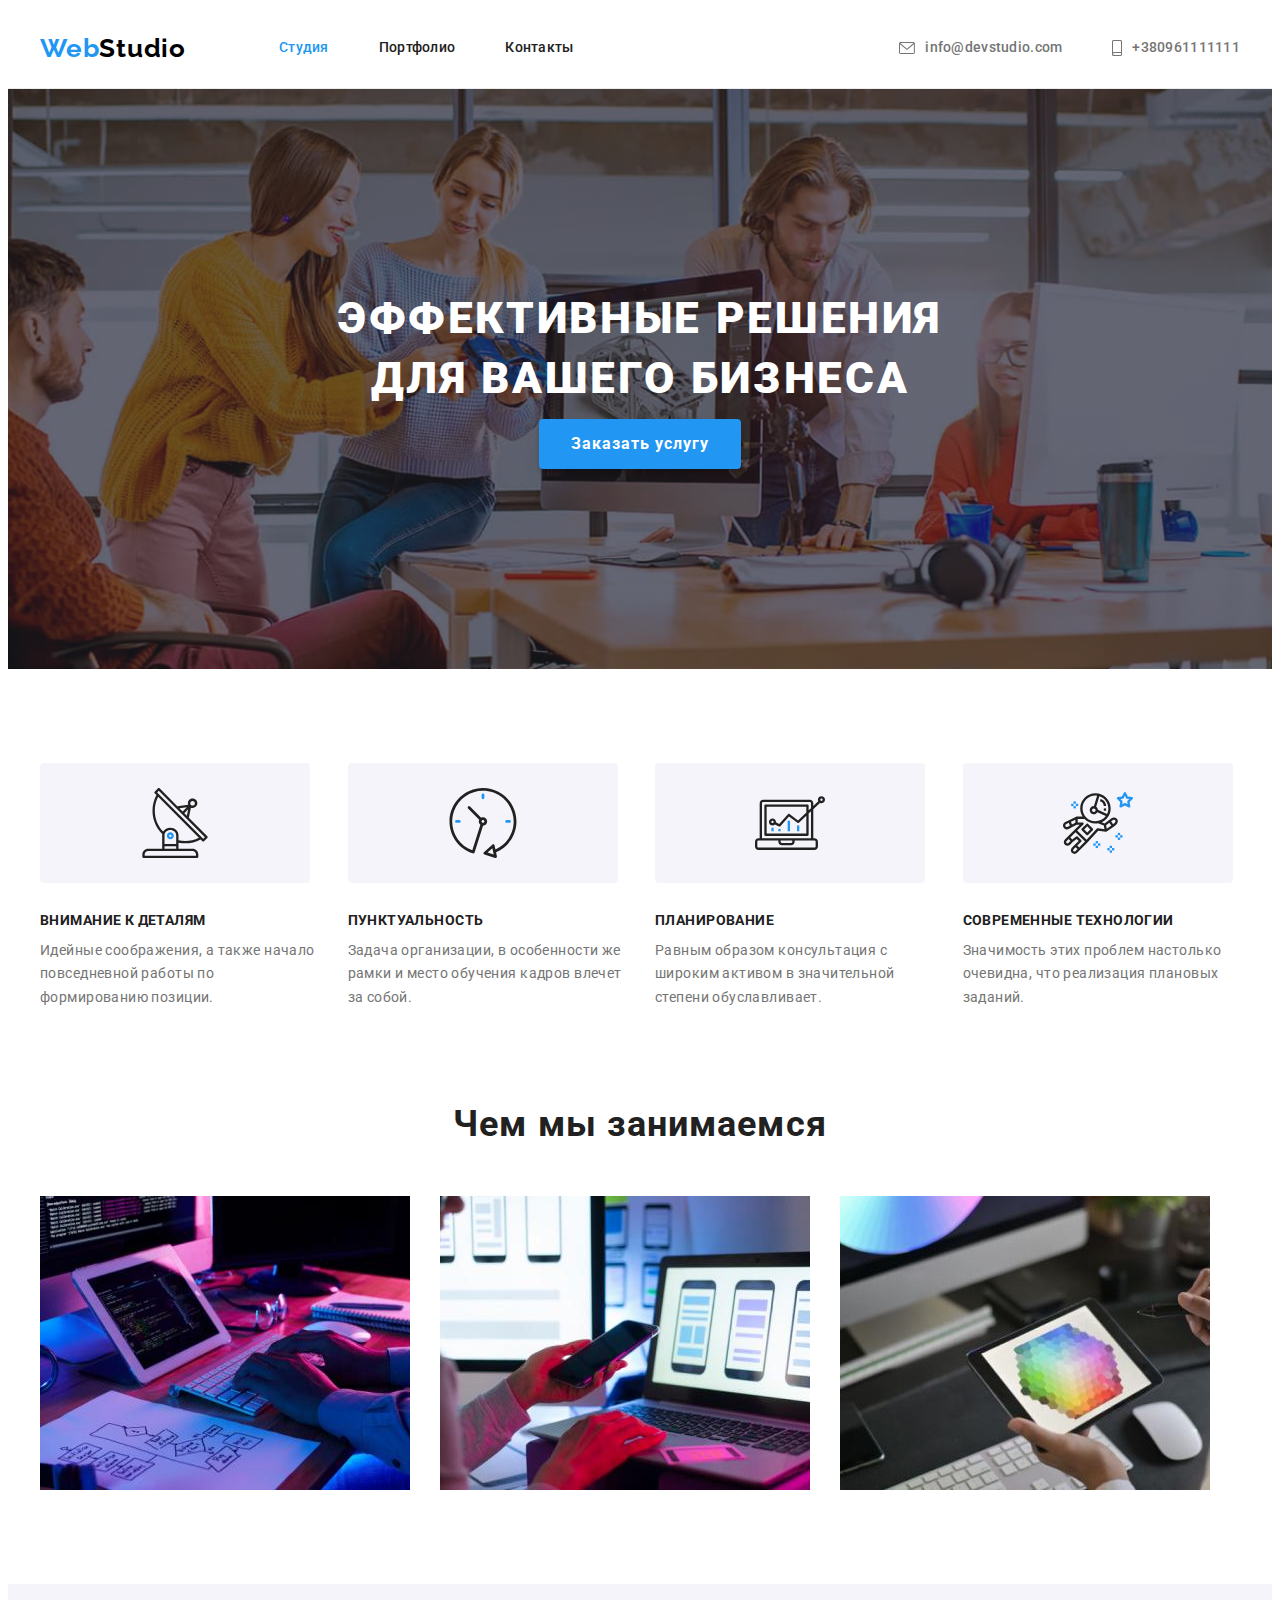
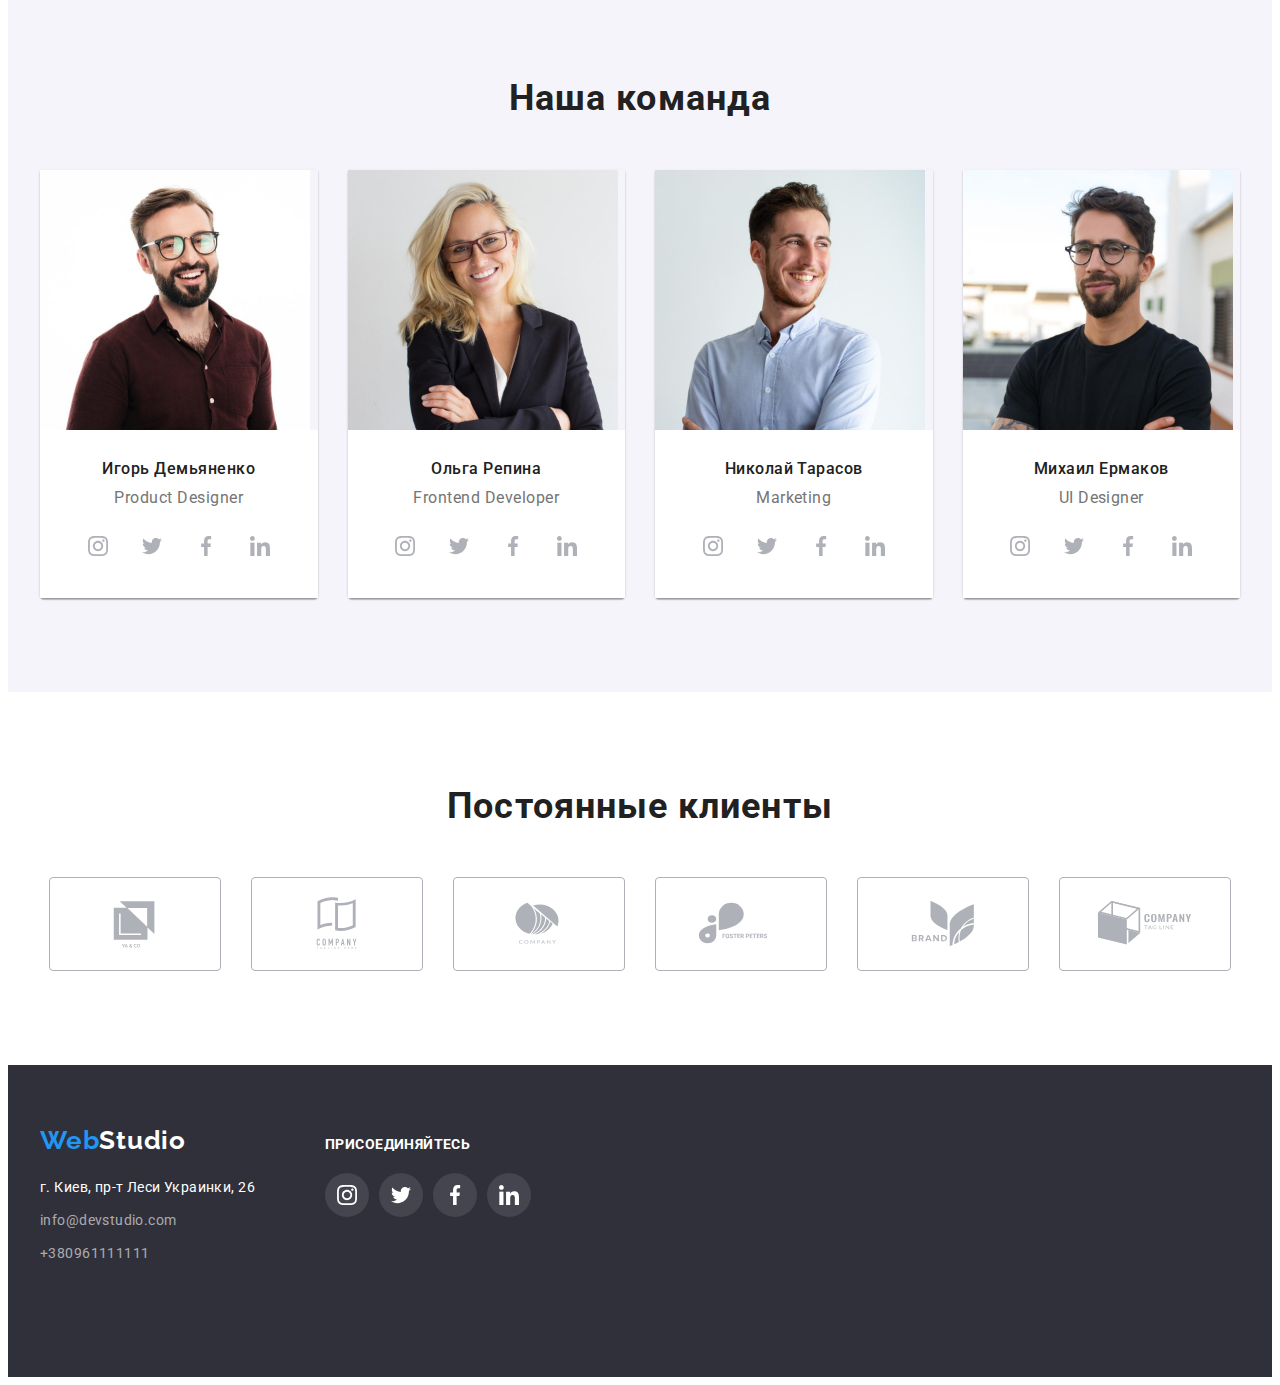
<file: index.html>
<!DOCTYPE html>
<html lang="ru">
<head>
    <meta charset="UTF-8">
    <meta http-equiv="X-UA-Compatible" content="IE=edge">
    <meta name="viewport" content="width=device-width, initial-scale=1.0">
    <title>WebStudio</title>
    <link rel="preconnect" href="https://fonts.googleapis.com">
    <link rel="preconnect" href="https://fonts.gstatic.com" crossorigin>
    <link href="https://fonts.googleapis.com/css2?family=Raleway:wght@700&family=Roboto:wght@400;500;700;900&display=swap"
        rel="stylesheet">
    <link rel="stylesheet" href="https://cdnjs.cloudflare.com/ajax/libs/modern-normalize/1.1.0/modern-normalize.min.css" integrity="sha512-wpPYUAdjBVSE4KJnH1VR1HeZfpl1ub8YT/NKx4PuQ5NmX2tKuGu6U/JRp5y+Y8XG2tV+wKQpNHVUX03MfMFn9Q==" crossorigin="anonymous" referrerpolicy="no-referrer" />
    <link rel="stylesheet" href="./css/styles.css">
</head>
<body>
    <!-- Мой контейнер -->

        <!-- HEADER -->
        <header class="header">
            <div class="container header-container">
                <nav class="header-nav">
                    <a href="" lang="en" class="header-logo link"><span lang="en">Web</span>Studio</a>

                    <ul class="header-list list">
                        <li class="item"><a class="header-item link current" href="./index.html" >Студия</a></li>
                        <li class="item"><a class="header-item link" href="./portfolio.html" >Портфолио</a></li>
                        <li class="item"><a class="header-item link" href="">Контакты</a></li>
                    </ul>
                </nav>
                <ul class="header-contact list">
                    <li class="item">
                        <a class="header-mail link" href="mailto:info@devstudio.com">
                            <svg class="mail-icon" width="16" height="12">
                                <use href="./images/symbol-defs.svg#icon-envelope"></use>
                            </svg>
                            info@devstudio.com
                        </a>
                    </li>
                    <li class="item">        
                        <a class="header-tel link" href="tel:+380961111111">
                            <svg class="tel-icon" width="10" height="16">
                                <use href="./images/symbol-defs.svg#icon-smartphone"></use>
                            </svg>
                            +380961111111
                        </a>
                    </li>
                </ul>
            </div>
        </header>
        
        <!-- HERO -->

        <main>
            <section class="hero">
                <div class="hero-item container ">
                    <h1 class="hero-title">Эффективные решения<br> для вашего бизнеса</h1>
                    <button class="hero-btn" type="button">Заказать услугу</button>
                </div>
            </section>

            <!-- PRIORITY -->
            
            <section class="priority section">
                <div class="container">
                    <ul class="priority-list list">
                        <li class="priority-item">
                            <div class="priority-icon">
                                <svg class="priority-icons">
                                    <use href="./images/symbol-defs.svg#icon-antenna-1" width="70" hight="70" ></use>
                                </svg>
                            </div>
                            <h3 class="priority-title">Внимание к деталям</h3>
                            <p class="priority-text">
                                Идейные соображения, а также начало повседневной работы по формированию позиции.
                            </p>
                        </li>
                        <li class="priority-item">
                            <div class="priority-icon">
                                <svg class="priority-icons">
                                    <use href="./images/symbol-defs.svg#icon-clock-1" width="70" hight="70" ></use>
                                </svg>
                            </div>
                            <h3 class="priority-title">Пунктуальность</h3>
                            <p class="priority-text">
                                Задача организации, в особенности же рамки и место обучения кадров влечет за собой.
                            </p>
                        </li>
                        <li class="priority-item">
                            <div class="priority-icon">
                                <svg class="priority-icons">
                                    <use href="./images/symbol-defs.svg#icon-diagram-1" width="70" hight="70" ></use>
                                </svg>
                            </div>
                            <h3 class="priority-title">Планирование</h3>
                            <p class="priority-text">
                                Равным образом консультация с широким активом в значительной степени обуславливает.
                            </p>
                        </li>
                        <li class="priority-item">
                            <div class="priority-icon">
                                <svg class="priority-icons">
                                    <use href="./images/symbol-defs.svg#icon-astronaut-1" width="70" hight="70" ></use>
                                </svg>
                            </div>
                            <h3 class="priority-title">Современные технологии</h3>    
                            <p class="priority-text">
                                Значимость этих проблем настолько очевидна, что реализация плановых заданий.
                            </p>
                        </li>
                    </ul>
                </div>
                
            </section>
            
            <!-- WORK EXAMPLES -->

            <section class="example">
                <div class="container">
                    <h2 class="example-title">Чем мы занимаемся</h2>
                    <ul class="example-list list">
                        <li class="example-icon">
                            <img class="example-img" src="./images/img.jpg" alt="Програмист пишет код" width="370" height="294">
                        </li>
                        <li class="example-icon">
                            <img class="example-img" src="./images/img(1).jpg" alt="Дизайн меню для смартфона" width="370" height="294">
                        </li>
                        <li class="example-icon">
                            <img class="example-img" src="./images/img(2).jpg" alt="В руках планшет со стилусом" width="370" height="294">
                        </li>    
                    </ul>
                </div>
            </section>

            <!-- TEAM -->

            <section class="team section">
                <div class="container team-container">
                    <h2 class="team-title">Наша команда</h2>       
                        <ul class="team-list list">
                            <li class="team-item">
                                <img class="team-img" src="./images/img(6).jpg" alt="Игорь Демьяненко" width="270" height="260">
                                <div class="team-worker">
                                    <h3 class="team-subtitle">Игорь Демьяненко</h3>
                                    <p class="team-text" lang="en">Product Designer</p>
                                    <ul class="team-social-list list">
                                        <li class="team-social-item">
                                            <a href="" class="team-social-link">
                                                <svg 
                                                    class="team-social-icon" width="20" height="20">
                                                    <use 
                                                    href="./images/symbol-defs.svg#icon-instagram-2">
                                                    </use>
                                                </svg>
                                            </a>
                                        </li>

                                        <li class="team-social-item">
                                            <a href="" class="team-social-link">
                                                <svg class="team-social-icon" width="20" height="20">
                                                    <use 
                                                    href="./images/symbol-defs.svg#icon-twitter-1">
                                                    </use>
                                                </svg>
                                            </a>
                                        </li>

                                        <li class="team-social-item">
                                            <a href="" class="team-social-link">
                                                <svg class="team-social-icon" width="20" height="20">
                                                    <use href="./images/symbol-defs.svg#icon-facebook-1">
                                                    </use>
                                                </svg>
                                            </a>
                                        </li>
                                        
                                        <li class="team-social-item">
                                            <a href="" class="team-social-link">
                                                <svg class="team-social-icon" width="20" height="20">
                                                    <use href="./images/symbol-defs.svg#icon-linkedin-1">
                                                    </use>
                                                </svg>
                                            </a>
                                        </li>
                                    </ul>
                                </div>
                            </li>

                            <li class="team-item">
                                <img class="team-img" src="./images/img(5).jpg" alt="Ольга Репина" width="270" height="260">
                                <div class="team-worker">
                                    <h3 class="team-subtitle">Ольга Репина</h3>
                                    <p class="team-text" lang="en">Frontend Developer</p>
                                    <ul class="team-social-list list">
                                        <li class="team-social-item">
                                            <a href="" class="team-social-link">
                                                <svg class="team-social-icon" width="20" height="20">
                                                    <use href="./images/symbol-defs.svg#icon-instagram-2">
                                                    </use>
                                                </svg>
                                            </a>
                                        </li>
                                    
                                        <li class="team-social-item">
                                            <a href="" class="team-social-link">
                                                <svg class="team-social-icon" width="20" height="20">
                                                    <use href="./images/symbol-defs.svg#icon-twitter-1">
                                                    </use>
                                                </svg>
                                            </a>
                                        </li>
                                    
                                        <li class="team-social-item">
                                            <a href="" class="team-social-link">
                                                <svg class="team-social-icon" width="20" height="20">
                                                    <use href="./images/symbol-defs.svg#icon-facebook-1">
                                                    </use>
                                                </svg>
                                            </a>
                                        </li>
                                    
                                        <li class="team-social-item">
                                            <a href="" class="team-social-link">
                                                <svg class="team-social-icon" width="20" height="20">
                                                    <use href="./images/symbol-defs.svg#icon-linkedin-1">
                                                    </use>
                                                </svg>
                                            </a>
                                        </li>
                                    </ul>
                                </div>
                            </li>

                            <li class="team-item">
                                <img class="team-img" src="./images/img(3).jpg" alt="Николай Тарасов" width="270" height="260">
                                <div class="team-worker">
                                    <h3 class="team-subtitle">Николай Тарасов</h3>
                                    <p class="team-text" lang="en">Marketing</p>
                                    <ul class="team-social-list list">
                                        <li class="team-social-item">
                                            <a href="" class="team-social-link">
                                                <svg class="team-social-icon" width="20" height="20">
                                                    <use href="./images/symbol-defs.svg#icon-instagram-2">
                                                    </use>
                                                </svg>
                                            </a>
                                        </li>
                                    
                                        <li class="team-social-item">
                                            <a href="" class="team-social-link">
                                                <svg class="team-social-icon" width="20" height="20">
                                                    <use href="./images/symbol-defs.svg#icon-twitter-1">
                                                    </use>
                                                </svg>
                                            </a>
                                        </li>
                                    
                                        <li class="team-social-item">
                                            <a href="" class="team-social-link">
                                                <svg class="team-social-icon" width="20" height="20">
                                                    <use href="./images/symbol-defs.svg#icon-facebook-1">
                                                    </use>
                                                </svg>
                                            </a>
                                        </li>
                                    
                                        <li class="team-social-item">
                                            <a href="" class="team-social-link">
                                                <svg class="team-social-icon" width="20" height="20">
                                                    <use href="./images/symbol-defs.svg#icon-linkedin-1">
                                                    </use>
                                                </svg>
                                            </a>
                                        </li>
                                    </ul>
                                </div>
                            </li>

                            <li class="team-item">
                                <img class="team-img" src="./images/img(4).jpg" alt="Михаил Ермаков" width="270" height="260">
                                <div class="team-worker">
                                    <h3 class="team-subtitle">Михаил Ермаков</h3>
                                    <p class="team-text" lang="en">UI Designer</p>
                                    <ul class="team-social-list list">

                                        <li class="team-social-item">
                                            <a href="" class="team-social-link">
                                                <svg class="team-social-icon" width="20" height="20">
                                                    <use href="./images/symbol-defs.svg#icon-instagram-2">
                                                    </use>
                                                </svg>
                                            </a>
                                        </li>
                                    
                                        <li class="team-social-item">
                                            <a href="" class="team-social-link">
                                                <svg class="team-social-icon" width="20" height="20">
                                                    <use href="./images/symbol-defs.svg#icon-twitter-1">
                                                    </use>
                                                </svg>
                                            </a>
                                        </li>
                                    
                                        <li class="team-social-item">
                                            <a href="" class="team-social-link">
                                                <svg class="team-social-icon" width="20" height="20">
                                                    <use href="./images/symbol-defs.svg#icon-facebook-1">
                                                    </use>
                                                </svg>
                                            </a>
                                        </li>
                                    
                                        <li class="team-social-item">
                                            <a href="" class="team-social-link">
                                                <svg class="team-social-icon" width="20" height="20">
                                                    <use href="./images/symbol-defs.svg#icon-linkedin-1">
                                                    </use>
                                                </svg>
                                            </a>
                                        </li>

                                    </ul>
                                </div>
                            </li>
                        </ul>
                </div>
            </section>


<!-- CLIENT -->

            <section class="client-section section">
                <div class="client-block container">
                    <h2 class="client-title">Постоянные клиенты</h2>
                    <ul class="client-list list">
                        <li class="client-item">
                            <a href="" class="client-link">
                                <svg class="client-icon width=100 height=100">    
                                    <use href="./images/symbol-defs.svg#icon-Logo"></use>
                                </svg>
                            </a>
                        </li>

                        <li class="client-item">
                            <a href="" class="client-link">
                                <svg class="client-icon">
                                    <use href="./images/symbol-defs.svg#icon-Logo-1"></use>
                                </svg>
                            </a>
                        </li>
                    
                        <li class="client-item">
                            <a href="" class="client-link">
                                <svg class="client-icon">
                                    <use href="./images/symbol-defs.svg#icon-Logo-2"></use>
                                </svg>
                            </a>
                        </li>
                    
                        <li class="client-item">
                            <a href="" class="client-link">
                                <svg class="client-icon">
                                    <use href="./images/symbol-defs.svg#icon-Logo-3"></use>
                                </svg>
                            </a>
                        </li>
                    
                        <li class="client-item">
                            <a href="" class="client-link">
                                <svg class="client-icon">
                                    <use href="./images/symbol-defs.svg#icon-Logo-4"></use>
                                </svg>
                            </a>
                        </li>
                    
                        <li class="client-item">
                            <a href="" class="client-link">
                                <svg class="client-icon">
                                    <use href="./images/symbol-defs.svg#icon-Logo-5"></use>
                                </svg>
                            </a>
                        </li>
                    </ul>
                </div>
            </section>
        </main>

        <!-- FOOTER -->

        <footer class="footer">
            <div class="footer-container container">
                <div class="footer-block">
                    <a href="" lang="en" class="footer-logo link"><span lang="en">Web</span>Studio</a>
                    <address class="footer-contact">
                        <ul class="footer-list list">

                            <li class="footer-item">
                                <a class="footer-adress link" href="https://goo.gl/maps/cScgRgd44BL1W8yu9" target="_blank" rel="noopener noreferrer">г. Киев, пр-т Леси Украинки, 26</a>
                            </li>

                            <li class="footer-item">
                                <a class="footer-mail link" href="mailto:info@devstudio.com">info@devstudio.com</a>
                            </li>
                            
                            <li class="footer-item">
                                <a class="footer-tel link" href="tel:+380961111111">+380961111111</a>
                            </li>
                        </ul>
                    </address>
                </div>
                <div class="footer-social">
                    <h3 class="footer-social-title">присоединяйтесь</h3>
                    <ul class="footer-social-list list">
                        <li class="footer-social-item">
                            <a href="" class="footer-social-link">
                                <svg class="footer-social-icon" width="20" height="20">
                                    <use 
                                        href="./images/symbol-defs.svg#icon-instagram-2">
                                    </use>
                                </svg>
                            </a>
                        </li>

                        <li class="footer-social-item">
                            <a href="" class="footer-social-link">
                                <svg class="footer-social-icon" width="20" height="20">
                                    <use 
                                        href="./images/symbol-defs.svg#icon-twitter-1">
                                    </use>
                                </svg>
                            </a>
                        </li>

                        <li class="footer-social-item">
                            <a href="" class="footer-social-link">
                                <svg class="footer-social-icon" width="20" height="20">
                                    <use 
                                        href="./images/symbol-defs.svg#icon-facebook-1">
                                    </use>
                                </svg>
                            </a>
                        </li>

                        <li class="footer-social-item">
                            <a href="" class="footer-social-link">
                                <svg class="footer-social-icon" width="20" height="20">
                                    <use 
                                        href="./images/symbol-defs.svg#icon-linkedin-1">
                                    </use>
                                </svg>
                            </a>
                        </li>
                    </ul>
                </div>
            </div>
        </footer>

</body>
</html>
</file>
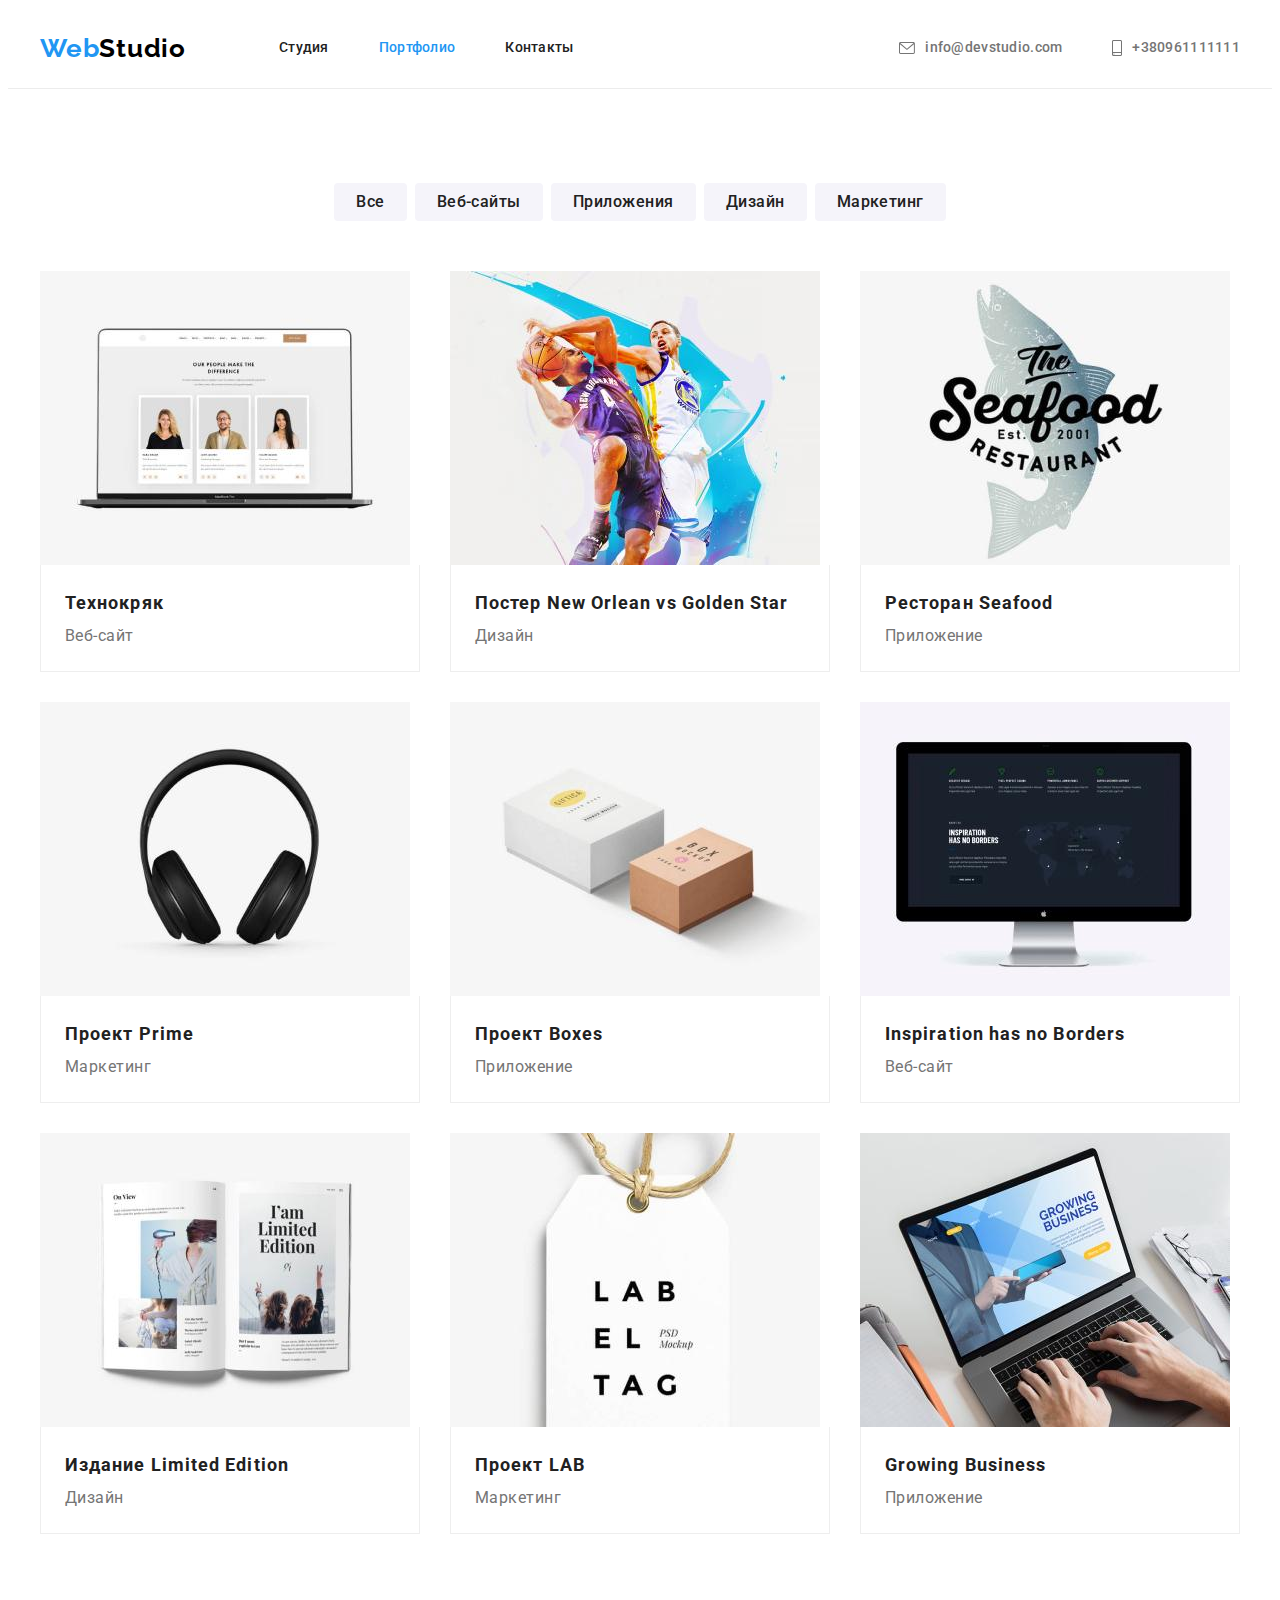
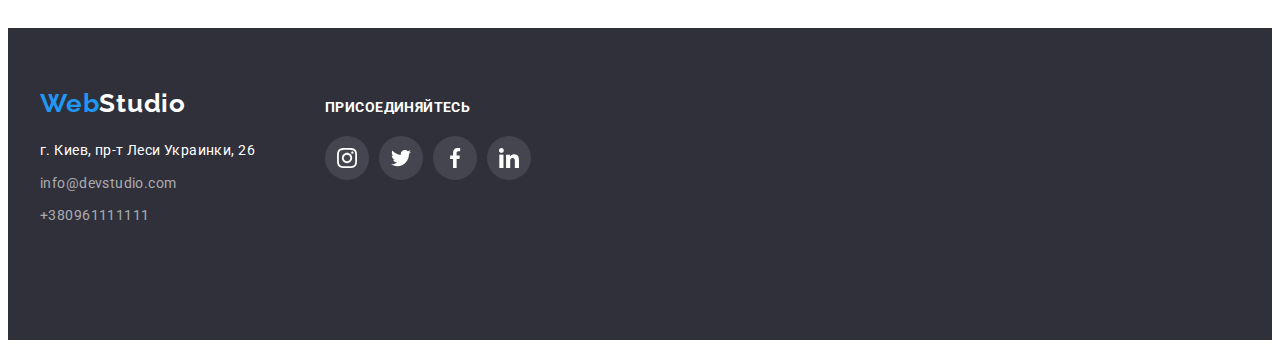
<file: portfolio.html>
<!DOCTYPE html>
<html lang="ru">
<head>
    <meta charset="UTF-8">
    <meta http-equiv="X-UA-Compatible" content="IE=edge">
    <meta name="viewport" content="width=device-width, initial-scale=1.0">
    <title>WebStudio</title>
    <link rel="preconnect" href="https://fonts.googleapis.com">
    <link rel="preconnect" href="https://fonts.gstatic.com" crossorigin>
    <link href="https://fonts.googleapis.com/css2?family=Raleway:wght@700&family=Roboto:wght@400;500;700;900&display=swap"
        rel="stylesheet">
    <link rel="stylesheet" href="https://cdnjs.cloudflare.com/ajax/libs/modern-normalize/1.1.0/modern-normalize.min.css" 
        integrity="sha512-wpPYUAdjBVSE4KJnH1VR1HeZfpl1ub8YT/NKx4PuQ5NmX2tKuGu6U/JRp5y+Y8XG2tV+wKQpNHVUX03MfMFn9Q==" 
        crossorigin="anonymous" 
        referrerpolicy="no-referrer" />    
    <link rel="stylesheet" href="./css/styles.css">
</head>
<body>

<!-- HEADER -->
<header class="header">
    <div class="container header-container">
        <nav class="header-nav">
            <a href="" lang="en" class="header-logo link"><span lang="en">Web</span>Studio</a>

            <ul class="header-list list">
                <li class="item"><a class="header-item link" href="./index.html" >Студия</a></li>
                <li class="item"><a class="header-item link current" href="./portfolio.html" >Портфолио</a></li>
                <li class="item"><a class="header-item link" href="">Контакты</a></li>
            </ul>
        </nav>
        <ul class="header-contact list">
            <li class="item">
                <a class="header-mail link" href="mailto:info@devstudio.com">
                    <svg class="mail-icon" width="16" height="12">
                        <use href="./images/symbol-defs.svg#icon-envelope"></use>
                    </svg>
                    info@devstudio.com
                </a>
            </li>
            <li class="item">        
                <a class="header-tel link" href="tel:+380961111111">
                    <svg class="tel-icon" width="10" height="16">
                        <use href="./images/symbol-defs.svg#icon-smartphone"></use>
                    </svg>
                    +380961111111
                </a>
            </li>
        </ul>
    </div>
</header>

    <main>

        <section class="portfolio section">
            <div class="container">
                <ul class="buttons-list list">
                    <li class="item"><button class="nav-button" type="button">Все</button></li>
                    <li class="item"><button class="nav-button" type="button">Веб-сайты</button></li>
                    <li class="item"><button class="nav-button" type="button">Приложения</button></li>
                    <li class="item"><button class="nav-button" type="button">Дизайн</button></li>
                    <li class="item"><button class="nav-button" type="button">Маркетинг</button></li>
                </ul>
                <ul class="project-list list">
                    <li class="project-item">
                        <a class="link" href="">
                        <img class="project-img" src="./images/img(nout).jpg" alt="открытый ноутбук" width="370" height="294">
                        <div class="item">   
                            <h1 class="project-title">Технокряк</h1> 
                            <p class="project-text">Веб-сайт</p>
                        </div>
                        </a>
                    </li>
                    <li class="project-item">
                        <a class="link" href="">
                        <img class="project-img" src="./images/img(basket).jpg" alt="постер с двумя баскетболистами" width="370" height="294">
                        <div class="item">
                            <h1 class="project-title">Постер <span lang="en">New Orlean vs Golden Star</span></h1>
                            <p class="project-text">Дизайн</p>
                        </div>
                        </a>
                    </li>
                    <li class="project-item">
                        <a class="link" href="">
                            <img class="project-img" src="./images/img(seafood).jpg" alt="логотип ресторана морепродуктов" width="370" height="294">
                            <div class="item">
                                <h1 class="project-title">Ресторан <span lang="en">Seafood</span></h1>
                                <p class="project-text">Приложение</p>
                            </div>
                        </a>
                    </li>
                    <li class="project-item">
                        <a class="link" href="">
                            <img class="project-img" src="./images/img1.jpg" alt="наушники" width="370" height="294">
                            <div class="item">
                                <h1 class="project-title">Проект <span lang="en">Prime</span></h1>
                                <p class="project-text">Маркетинг</p>
                            </div>
                        </a>
                    </li>
                    <li class="project-item">
                        <a class="link" href="">
                            <img class="project-img" src="./images/img2.jpg" alt="две коробочки" width="370" height="294">
                            <div class="item">
                                <h1 class="project-title">Проект <span lang="en">Boxes</span></h1>
                                <p class="project-text">Приложение</p>
                            </div>
                        </a>
                    </li>
                    <li class="project-item">
                        <a class="link" href="">
                            <img class="project-img" src="./images/img3.jpg" alt="моритор" width="370" height="294">
                            <div class="item">
                                <h1 class="project-title" lang="en">Inspiration has no Borders</h1>
                                <p class="project-text">Веб-сайт</p>
                            </div>
                        </a>
                    </li>
                    <li class="project-item">
                        <a class="link" href="">
                            <img class="project-img" src="./images/img4.jpg" alt="открытый журнал" width="370" height="294">
                            <div class="item">
                                <h1 class="project-title">Издание <span lang="en">Limited Edition</span></h1>
                                <p class="project-text">Дизайн</p>
                            </div>
                        </a>
                    </li>
                    <li class="project-item">
                        <a class="link" href="">
                            <img class="project-img" src="./images/img5.jpg" alt="бирка" width="370" height="294">
                            <div class="item">
                                <h1 class="project-title">Проект <span lang="en">LAB</span></h1>
                                <p class="project-text">Маркетинг</p>
                            </div>
                        </a>
                    </li>
                    <li class="project-item">
                        <a class="link" href="">
                            <img class="project-img" src="./images/img6.jpg" alt="работа за ноутбуком" width="370" height="294">
                            <div class="item">
                                <h1 class="project-title" lang="en">Growing Business</h1>
                                <p class="project-text">Приложение</p>
                            </div>
                        </a>    
                    </li>
                </ul>
            </div>
        </section>

    </main>

    <footer class="footer">
        <div class="footer-container container">
            <div class="footer-block">
                <a href="" lang="en" class="footer-logo link"><span lang="en">Web</span>Studio</a>
                <address class="footer-contact">
                    <ul class="footer-list list">

                        <li class="footer-item">
                            <a class="footer-adress link" href="https://goo.gl/maps/cScgRgd44BL1W8yu9" target="_blank" rel="noopener noreferrer">г. Киев, пр-т Леси Украинки, 26</a>
                        </li>

                        <li class="footer-item">
                            <a class="footer-mail link" href="mailto:info@devstudio.com">info@devstudio.com</a>
                        </li>
                        
                        <li class="footer-item">
                            <a class="footer-tel link" href="tel:+380961111111">+380961111111</a>
                        </li>
                    </ul>
                </address>
            </div>
            <div class="footer-social">
                <h3 class="footer-social-title">присоединяйтесь</h3>
                <ul class="footer-social-list list">
                    <li class="footer-social-item">
                        <a href="" class="footer-social-link">
                            <svg class="footer-social-icon" width="20" height="20">
                                <use href="./images/symbol-defs.svg#icon-instagram-2">
                                </use>
                            </svg>
                        </a>
                    </li>
            
                    <li class="footer-social-item">
                        <a href="" class="footer-social-link">
                            <svg class="footer-social-icon" width="20" height="20">
                                <use href="./images/symbol-defs.svg#icon-twitter-1">
                                </use>
                            </svg>
                        </a>
                    </li>
            
                    <li class="footer-social-item">
                        <a href="" class="footer-social-link">
                            <svg class="footer-social-icon" width="20" height="20">
                                <use href="./images/symbol-defs.svg#icon-facebook-1">
                                </use>
                            </svg>
                        </a>
                    </li>
            
                    <li class="footer-social-item">
                        <a href="" class="footer-social-link">
                            <svg class="footer-social-icon" width="20" height="20">
                                <use href="./images/symbol-defs.svg#icon-linkedin-1">
                                </use>
                            </svg>
                        </a>
                    </li>
                </ul>
            </div>
        </div>
    </footer>

</body>
</html>
</file>
<file: css/styles.css>
body {
  background-color: #ffffff;
  color: #212121;
  font-family: "Roboto", sans-serif;
}
:root {
  --basic-text-color: #212121;
  --secondary-text-color: #757575;
  --basic-text: "Roboto", sans-serif;
}

.link {
  text-decoration: none;
}
.list {
  list-style: none;
}
h1,
h2,
h3,
h4,
h5,
h6,
p {
  margin: 0;
}
ul {
  margin: 0;
  padding: 0;
}
img {
  display: block;
  max-width: 100%;
}
.container {
  width: 1200px;
  padding-left: 15px;
  padding-right: 15px;
  margin-left: auto;
  margin-right: auto;
}
button {
  cursor: pointer;
}
.visually-hidden {
  position: absolute;
  white-space: nowrap;
  width: 1px;
  height: 1px;
  overflow: hidden;
  border: 0;
  padding: 0;
  clip: rect(0 0 0 0);
  clip-path: inset(50%);
  margin: -1px;
}
nav {
  display: flex;
}
.section {
  padding-top: 94px;
  padding-bottom: 94px;
}
/*-----------------------HEADER-----------------------*/
/*div {
  display: flex;
}*/
.header {
  background-color: #ffffff;
}
.header {
  border-bottom: 1px solid #ececec;
}
.header-container {
  display: flex;
}

.header-logo {
  display: flex;
  align-items: center;

  color: #000000;
  font-family: "Raleway", sans-serif;
  font-weight: 700;
  font-size: 26px;
  line-height: 1.19;
  letter-spacing: 0.03em;
}
.header-logo span {
  color: #2196f3;
}

.header-list .item + .item {
  margin-left: 50px;
}
.header-list {
  display: flex;
  margin-left: 93px;
  color: inherit;
  font-family: inherit;
  font-weight: 500;
  font-size: 14px;
  line-height: 1.14;
  letter-spacing: 0.02em;
}
.header-list :hover,
.header-list :focus {
  color: #2196f3;
}
.header-item {
  display: block;
  padding-top: 32px;
  padding-bottom: 32px;
}
.header-item {
  color: currentColor;
}
.current {
  color: #2196f3;
}

.header-contact {
  display: flex;
  align-items: center;
  color: var(--secondary-text-color);
  font-family: var(--basic-text);
  font-weight: 500;
  font-size: 14px;
  line-height: 1.14;
  letter-spacing: 0.02em;
  margin-left: auto;
}
.header-contact .item + .item {
  margin-left: 50px;
}
.header-mail,
.header-tel {
  display: inline-flex;
  padding-top: 32px;
  padding-bottom: 32px;
  align-items: center;
}
.header-contact :hover,
.header-contact :focus {
  color: #2196f3;
}
.header-mail,
.header-tel {
  color: currentColor;
}
/*.mail-icon:hover,
.mail-icon:focus {
  fill: #5057a7;
}*/
.mail-icon,
.tel-icon {
  fill: currentColor;
}
.mail-icon,
.tel-icon {
  display: inline-flex;
  margin-right: 10px;
}

/*------------------------HERO-----------------------*/

.hero {
  background-color: #c4c4c4;
  background-image: linear-gradient(
      rgba(47, 48, 58, 0.4),
      rgba(47, 48, 58, 0.4)
    ),
    url(../images/hero.jpg);
  background-repeat: no-repeat;
  background-position: center;
  background-size: cover;
  text-align: center;
  padding: 200px 0px 200px 0px;
  width: max-content 1600px;
}

.hero-title {
  font-family: var(--basic-text);
  font-weight: 900;
  font-size: 44px;
  line-height: 1.36;
  text-align: center;
  letter-spacing: 0.06em;
  text-transform: uppercase;
  color: #ffffff;

  margin-left: auto;
  margin-right: auto;
  margin-bottom: 10px;
}
.hero-btn {
  padding: 10px 32px;
  border-radius: 4px;
  border: none;
  box-shadow: 0px 4px 4px rgba(0, 0, 0, 0.15);

  font-family: inherit;
  font-weight: 700;
  font-size: 16px;
  line-height: 1.87;
  letter-spacing: 0.06em;
  color: #ffffff;
  text-align: center;
}
.hero-btn {
  background-color: #2196f3;
}
.hero-btn:hover,
.hero-btn:focus {
  background-color: #188ce8;
}

/*------------------------PRIORITY----------------------*/
section .priority .section {
  padding-bottom: 0px;
}
.priority-title {
  margin-bottom: 10px;

  color: var(--basic-text-color);
  font-family: var(--basic-text);
  font-weight: 700;
  font-size: 14px;
  line-height: 1.14;
  letter-spacing: 0.03em;
  text-transform: uppercase;
}

.priority-text {
  margin-top: 10px;

  color: var(--secondary-text-color);
  font-family: var(--basic-text);
  font-weight: 400;
  font-size: 14px;
  line-height: 1.71;
  letter-spacing: 0.03em;
}

.priority-list {
  display: flex;
}
.priority-item + .priority-item {
  margin-left: 30px;
}
.priority-item {
  flex-basis: calc(100% / 4);
}
.priority-item {
  width: 270px;
}
.priority-icons {
  width: 70px;
  height: 70px;
}
.priority-icon {
  display: flex;
  width: 270px;
  height: 120px;
  border-radius: 4px;
  background-color: #f5f4fa;
  align-items: center;
  justify-content: center;
  margin-bottom: 30px;
}

/*----------------------WORK EXAMPLES---------------------*/
.example-title {
  color: var(--basic-text-color);
  font-family: var(--basic-text);
  font-weight: 700;
  font-size: 36px;
  line-height: 1.16;
  text-align: center;
  letter-spacing: 0.03em;
}
.example {
  padding-bottom: 94px;
}

.example-list {
  display: flex;
  margin-top: 50px;
}
.example-icon + .example-icon {
  margin-left: 30px;
}

/*--------------------------TEAM-------------------------*/
.team-list {
  display: flex;
  flex-wrap: wrap;
  margin: 0px;
  padding: 0px;
  margin-left: -30px;
  margin-top: -30px;
}

.team-item {
  flex-basis: calc(100% / 4 - 30px);
  margin-left: 30px;
  margin-top: 30px;
  width: 270px;
  box-shadow: 0px 1px 3px rgba(0, 0, 0, 0.12), 0px 1px 1px rgba(0, 0, 0, 0.14),
    0px 2px 1px rgba(0, 0, 0, 0.2);
  border-radius: 0px 0px 4px 4px;
}
.team {
  background-color: #f5f4fa;
}
.team-worker {
  background-color: #ffffff;
  text-align: center;
  padding-top: 30px;
  padding-bottom: 30px;
}

.team-title {
  margin-bottom: 50px;

  color: var(--basic-text-color);
  font-family: var(--basic-text);
  font-weight: 700;
  font-size: 36px;
  line-height: 1.16;
  text-align: center;
  letter-spacing: 0.03em;
}
.team-subtitle {
  margin-bottom: 10px;

  color: var(--basic-text-color);
  font-family: var(--basic-text);
  font-weight: 500;
  font-size: 16px;
  line-height: 1.18;
  letter-spacing: 0.03em;
}
.team-text {
  margin-bottom: 16px;
  color: var(--secondary-text-color);
  font-family: var(--basic-text);
  font-weight: 400;
  font-size: 16px;
  line-height: 1.18;
  letter-spacing: 0.03em;
}

.team-social-list {
  display: flex;
  justify-content: center;
}
.team-social-item {
  width: 44px;
  height: 44px;
}
.team-social-item + .team-social-item {
  margin-left: 10px;
}

.team-social-link {
  width: 100%;
  height: 100%;
  /*display: block;*/
  background-color: #ffffff;
  border-radius: 50%;
  display: flex;
  align-items: center;
  justify-content: center;
  color: #afb1b8;
}
.team-social-icon {
  fill: currentColor;
}
.team-social-link:hover,
.team-social-link:focus {
  color: #ffffff;
  background-color: #2196f3;
}

/*------------CLIENTS--------------*/

.client-title {
  margin-bottom: 50px;
  font-family: Roboto;
  font-style: normal;
  font-weight: bold;
  font-size: 36px;
  line-height: 1.16;
  text-align: center;
  letter-spacing: 0.03em;

  color: #212121;
}

.client-list {
  display: flex;
  justify-content: center;
  align-items: center;
}

.client-link {
  width: 170px;
  height: 92px;
  /*padding: 16px 32px;*/
  border: 1px solid #afb1b8;
  border-radius: 4px;
  display: inline-flex;
  outline: none;
  fill: #afb1b8;
  /*filter: drop-shadow(2px 4px 6px black);*/
  justify-content: center;
  align-items: center;
  /*border-radius: 1px solid #0f0f0f;*/
}
.client-link:focus,
.client-link:hover {
  border: 1px solid #2196f3;
  fill: #2196f3;
}
/*.client-icon:hover {
  fill: #2196f3;
}*/
.client-icon {
  width: 106px;
  height: 60px;
  display: inline-flex;
}

.client-item + .client-item {
  margin-left: 30px;
}

/*-------------------------FOOTER-------------------------*/
.footer-container {
  display: flex;
  align-items: baseline;
}

.footer {
  background-color: #2f303a;
  padding-top: 60px;
  padding-bottom: 60px;
}
.footer-logo {
  display: block;
  margin-bottom: 20px;

  color: #ffffff;
  font-family: "Raleway", sans-serif;
  font-weight: 700;
  font-size: 26px;
  line-height: 1.19;
  letter-spacing: 0.03em;
}
.footer-logo span {
  color: #2196f3;
}
.footer-adress {
  font-family: var(--basic-text);
  font-style: normal;
  font-weight: 400;
  font-size: 14px;
  line-height: 1.71;
  letter-spacing: 0.03em;
  color: #ffffff;
}
.footer-item + .footer-item {
  margin-top: 9px;
}
.footer-mail,
.footer-tel {
  font-family: var(--basic-text);
  font-style: normal;
  font-weight: 400;
  font-size: 14px;
  line-height: 1.71;
  letter-spacing: 0.03em;
  color: rgba(255, 255, 255, 0.6);
}
.footer-list :hover {
  color: #2196f3;
}
.footer-list :focus {
  color: #2196f3;
}
.footer-social-title {
  font-family: var(--basic-text);
  font-weight: bold;
  font-size: 14px;
  line-height: 1.14;
  letter-spacing: 0.03em;
  text-transform: uppercase;
  color: #ffffff;
}
.footer-social-list {
  display: flex;
  justify-content: center;
}
.footer-social-item {
  width: 44px;
  height: 44px;
  margin-top: 20px;
  padding-bottom: 100px;
}
.footer-social-item + .footer-social-item {
  margin-left: 10px;
}
.footer-social-link {
  width: 44px;
  height: 44px;
  /*display: block;*/
  background-color: rgba(255, 255, 255, 0.1);
  border-radius: 50%;
  display: flex;
  align-items: center;
  justify-content: center;
  color: #ffffff;
}
.footer-social-icon {
  fill: currentColor;
}
.footer-social-link:hover,
.footer-social-link:focus {
  color: #ffffff;
  background-color: #2196f3;
}
.footer-social {
  margin-left: 70px;
}

/*.footer-social-item {
  width: 44px;
  height: 44px;
}*/
/*.footer-social-item {
  display: flex;
}
.footer-social-link {
  width: 100%;
  height: 100%;
  align-items: center;
  justify-content: center;
  background-color: rgba(255, 255, 255, 0.1);
  border-radius: 50%;
  color: #ffffff;
  display: flex;
}
.footer-social-icon {
  fill: currentColor;
}*/
/*=======================PORTFOLIO===================*/
/*-------------------Portfolio buttons------------------*/

.nav-button {
  color: inherit;
  font-family: inherit;
  font-weight: 500;
  font-size: 16px;
  line-height: 1.62;
  letter-spacing: 0.03em;
}
.buttons-list {
  display: flex;
  justify-content: center;
  margin-bottom: 50px;
}
.buttons-list .nav-button {
  padding: 6px 22px;
  border-radius: 4px;
  border: none;
  background-color: #f5f4fa;
  /*box-shadow: 0px 3px 1px rgba(0, 0, 0, 0.1), 0px 1px 2px rgba(0, 0, 0, 0.08), 0px 2px 2px rgba(0, 0, 0, 0.12);*/
}
.buttons-list .item + .item {
  margin-left: 8px;
}
.nav-button:hover,
.nav-button:focus {
  color: #ffffff;
  background-color: #2196f3;
  box-shadow: 0px 3px 1px rgba(0, 0, 0, 0.1), 0px 1px 2px rgba(0, 0, 0, 0.08),
    0px 2px 2px rgba(0, 0, 0, 0.12);
}

/*---------------------Project----------------------*/
.project-list {
  display: flex;
  flex-wrap: wrap;
  padding: 0px;
  margin: 0px;
  margin-left: -30px;
  margin-top: -30px;
}
/*.project-list .project-item {
  outline: 1px solid tomato;
}*/
.project-item {
  flex-basis: calc(100% / 3 - 30px);
  margin-left: 30px;
  margin-top: 30px;
  width: 370px;
  cursor: pointer;
  /*border: 1px solid #eeeeee;
  box-sizing: border-box;
  box-shadow: 0px 1px 1px rgba(0, 0, 0, 0.12), 0px 4px 4px rgba(0, 0, 0, 0.06),
    1px 4px 6px rgba(0, 0, 0, 0.16);*/
}
.project-item .link {
  display: block;
}
.project-item .link:hover,
.project-item .link:focus {
  /*border: 1px solid #eeeeee;
  box-sizing: border-box;*/
  box-shadow: 0px 1px 1px rgba(0, 0, 0, 0.12), 0px 4px 4px rgba(0, 0, 0, 0.06),
    1px 4px 6px rgba(0, 0, 0, 0.16);
}
.project-img {
  display: block;
}

.project-item .item {
  flex-direction: column;
  align-items: normal;
  border-bottom: 1px solid #eeeeee;
  border-left: 1px solid #eeeeee;
  border-right: 1px solid #eeeeee;
  padding: 20px 24px;
}

.project-title {
  font-family: var(--basic-text);
  font-style: normal;
  font-weight: 700;
  font-size: 18px;
  line-height: 2;
  letter-spacing: 0.06em;
  color: var(--basic-text-color);
}
.project-text {
  font-family: var(--basic-text);
  font-style: normal;
  font-weight: 400;
  font-size: 16px;
  line-height: 1.87;
  letter-spacing: 0.03em;
  color: var(--secondary-text-color);
}

/* body {
  background-color: #ffffff;
  position: relative;
  width: 1600px;
  height: 2349px;
}

:root {
  --primary-text-color: #212121;
  --secondary-text-color: #757575;
}
/*-------HEADER--------*/
/*.logo-text {
  color: #000000;
}
.logo-text span {
  color: #2196f3;
}
.header-list {
  color: var(--primary-text-color);
  font-family: roboto;
  font-weight: 500;
  font-size: 14px;
  line-height: 16px;
  letter-spacing: 0.02em;
}
.header-list:hover,
.header-list:focus {
  color: #2196f3;
}

.header-contact a {
  color: #757575;
  font-family: roboto;
  font-weight: 500;
  font-size: 14px;
  line-height: 16px;
  letter-spacing: 0.02em;
}
.header-tel:hover{
  color: #2196f3;
}
.header-mail:hover{
  color: #2196f3;
}

/*Герой, слоган*/
/*.hero {
  filter: drop-shadow(0px 4px 4px rgba(0, 0, 0, 0.25))
    drop-shadow(0px 4px 4px rgba(0, 0, 0, 0.25));
}
.hero {
  background: #2F303A;
}
.hero-text {
  color: #ffffff;
  font-family: roboto;
  font-weight: 900;
  font-size: 44px;
  line-height: 1.36;
  text-align: center;
  letter-spacing: 0.06em;
  text-transform: uppercase;
}

.hero-button {
  background-color: #2196f3;
  color: #ffffff;
  font-family: roboto;
  font-weight: 700;
  font-size: 16px;
  line-height: 1.89;
  text-align: center;
  letter-spacing: 0.06em;
  display: flex;
  align-items: center;
  border: transparent;
}
.hero-button:hover {
  color: #188ce8;
}
.hero-button:focus{
  color: green;
}

/*Приоритет*/

/*.priority {
  background-color: orange
}

.prof-skils h3 {
  color: var(--primary-text-color);
  font-family: roboto;
  font-weight: 700;
  font-size: 14px;
  line-height: 16px;
  letter-spacing: 0.03em;
  text-transform: uppercase;
}

.list {
  list-style: none;
}

.prof-skils p {
  color: var(--secondary-text-color);
  font-family: roboto;
  font-weight: normal;
  font-size: 14px;
  line-height: 24px;
  letter-spacing: 0.03em;
}

/*Вид деятельности*/

/*.work {
  color: var(--primary-text-color);
  font-family: roboto;
  font-weight: 700;
  font-size: 14px;
  line-height: 16px;
  letter-spacing: 0.03em;
  text-transform: uppercase;
}

/*Наша команда*/

/*.team {
  color: var(--primary-text-color);
  font-family: roboto;
  font-weight: 700;
  font-size: 36px;
  line-height: 42px;
  letter-spacing: 0.03em;
  text-align: center;
}



.title-igor {
  color: var(--primary-text-color);
  font-family: roboto;
  font-weight: 500;
  font-size: 16px;
  line-height: 19px;
  letter-spacing: 0.03em;
  text-align: center;
}

.work-igor {
  color: var(--secondary-text-color);
  font-family: roboto;
  
  font-size: 16px;
  line-height: 19px;
  letter-spacing: 0.03em;
  text-align: center;
  */
</file>
